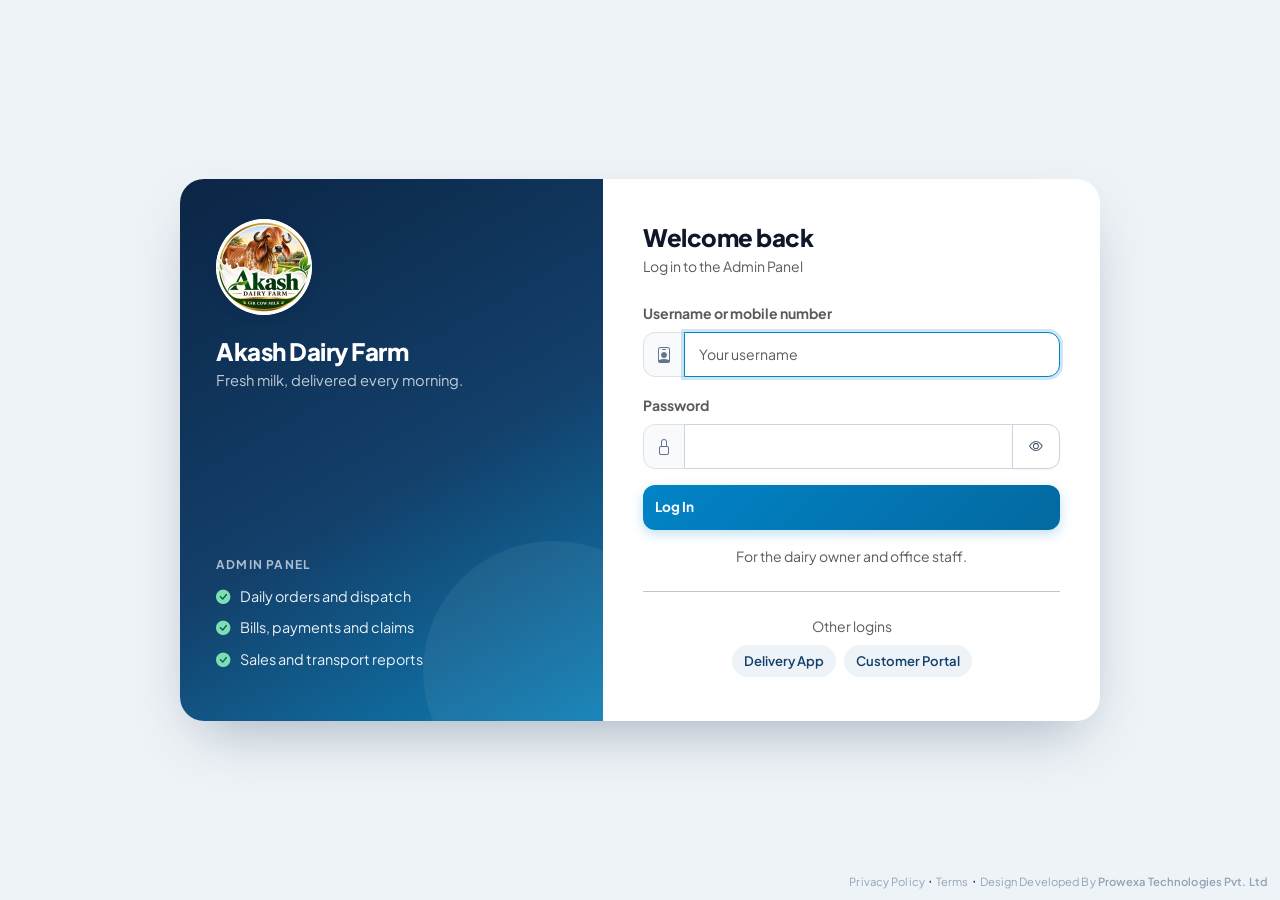
<file: frontend/login.html>
<!DOCTYPE html>
<html lang="en">
<head>
  <meta charset="UTF-8">
  <meta name="viewport" content="width=device-width, initial-scale=1.0">
  <meta name="theme-color" content="#0b2545">
  <title>Login | Akash Dairy Farm</title>
  <link rel="icon" type="image/png" href="/frontend/assets/favicon.png">
  <link rel="apple-touch-icon" href="/frontend/assets/apple-touch-icon.png">
  <link href="https://cdn.jsdelivr.net/npm/bootstrap@5.3.3/dist/css/bootstrap.min.css" rel="stylesheet">
  <link href="https://cdn.jsdelivr.net/npm/bootstrap-icons@1.11.3/font/bootstrap-icons.min.css" rel="stylesheet">
  <link rel="stylesheet" href="/frontend/css/styles.css?v=20261022d">
  <style>
    body { background: #eef3f7; }
    .login-shell { min-height: 100vh; display: flex; align-items: center; justify-content: center; padding: 16px; }
    .login-box { width: 100%; max-width: 920px; display: flex; background: #fff; border-radius: 24px; overflow: hidden; box-shadow: 0 24px 60px -20px rgba(11, 37, 69, 0.35); }
    .login-side {
      flex: 1 1 46%; color: #fff; padding: 40px 36px; position: relative; overflow: hidden;
      background: linear-gradient(150deg, #0b2545 0%, #13406b 55%, #0e7fb5 100%);
      display: flex; flex-direction: column;
    }
    .login-side::after {
      content: ''; position: absolute; right: -80px; bottom: -80px; width: 260px; height: 260px; border-radius: 50%;
      background: rgba(255, 255, 255, 0.06);
    }
    .login-side .ls-brand { font-weight: 800; font-size: 1.5rem; letter-spacing: -0.02em; margin-top: 18px; }
    .login-side .ls-tag { color: rgba(255, 255, 255, 0.75); font-size: 0.92rem; }
    .login-side .ls-app { margin-top: auto; padding-top: 32px; }
    .login-side .ls-app-title { font-size: 0.75rem; text-transform: uppercase; letter-spacing: 0.1em; font-weight: 700; color: rgba(255, 255, 255, 0.65); }
    .login-side ul { list-style: none; padding: 0; margin: 12px 0 0; }
    .login-side li { display: flex; gap: 10px; align-items: flex-start; font-size: 0.9rem; margin-bottom: 10px; color: rgba(255, 255, 255, 0.92); }
    .login-side li i { color: #7ce0ae; }
    .login-form-side { flex: 1 1 54%; padding: 44px 40px; }
    .login-form-side h1 { font-size: 1.5rem; font-weight: 800; letter-spacing: -0.02em; color: #0f172a; }
    .login-form-side .form-control { padding: 11px 14px; }
    .login-form-side .input-group-text { border-radius: 12px 0 0 12px; background: #f8fafc; color: #64748b; }
    .login-form-side #login-username { border-radius: 0 12px 12px 0; }
    .login-form-side #login-password { border-radius: 0; }
    .login-form-side #toggle-password { border-radius: 0 12px 12px 0; }
    #login-btn { padding: 12px; border-radius: 12px; font-weight: 700; }
    .app-switch a { font-size: 0.82rem; text-decoration: none; font-weight: 600; color: #13406b; padding: 6px 12px; border-radius: 999px; background: #eef3f7; }
    .app-switch a:hover { background: #e0f2fe; }
    .mobile-brand { display: none; }
    @media (max-width: 767.98px) {
      .login-shell { align-items: flex-start; padding: 0; }
      .login-box { flex-direction: column; border-radius: 0; box-shadow: none; min-height: 100vh; background: #eef3f7; }
      .login-side { display: none; }
      .mobile-brand {
        display: block; text-align: center; color: #fff; padding: 36px 20px 64px;
        background: linear-gradient(150deg, #0b2545 0%, #13406b 55%, #0e7fb5 100%);
      }
      .mobile-brand .mb-name { font-weight: 800; font-size: 1.35rem; margin-top: 12px; }
      .mobile-brand .mb-app { font-size: 0.85rem; color: rgba(255, 255, 255, 0.75); }
      .login-form-side { padding: 28px 20px; margin: -40px 16px 16px; background: #fff; border-radius: 20px; box-shadow: 0 12px 30px -12px rgba(11, 37, 69, 0.3); flex: 0 0 auto; }
    }
  </style>
  <script>
    // Which app this login is for: admin (default), driver or customer
    window.DAIRY_APP = (['admin', 'driver', 'customer'].includes(new URLSearchParams(location.search).get('app'))
      ? new URLSearchParams(location.search).get('app') : 'admin');
  </script>
</head>
<body class="light-page">
  <div class="login-shell">
    <div class="login-box">
      <!-- Brand panel (desktop) -->
      <aside class="login-side">
        <img src="/frontend/assets/logo-192.png" class="brand-logo lg" alt="Akash Dairy Farm logo">
        <div class="ls-brand">Akash Dairy Farm</div>
        <div class="ls-tag">Fresh milk, delivered every morning.</div>
        <div class="ls-app">
          <div class="ls-app-title" id="side-app-title"></div>
          <ul id="side-points"></ul>
        </div>
      </aside>

      <!-- Brand header (phone) -->
      <div class="mobile-brand">
        <img src="/frontend/assets/logo-192.png" class="brand-logo lg mx-auto" alt="Akash Dairy Farm logo">
        <div class="mb-name">Akash Dairy Farm</div>
        <div class="mb-app" id="mobile-app-title"></div>
      </div>

      <!-- Form -->
      <section class="login-form-side">
        <h1 class="mb-1">Welcome back</h1>
        <div class="text-muted small mb-4" id="login-subtitle"></div>

        <form id="login-form" novalidate>
          <div class="mb-3">
            <label class="form-label small fw-bold text-muted" for="login-username" id="login-username-label">Mobile number</label>
            <div class="input-group">
              <span class="input-group-text"><i class="bi bi-person" id="login-username-icon"></i></span>
              <input type="text" id="login-username" class="form-control form-dairy-control" autocomplete="username" required autofocus>
            </div>
          </div>
          <div class="mb-3">
            <label class="form-label small fw-bold text-muted" for="login-password">Password</label>
            <div class="input-group">
              <span class="input-group-text"><i class="bi bi-lock"></i></span>
              <input type="password" id="login-password" class="form-control form-dairy-control" autocomplete="current-password" required>
              <button type="button" class="btn btn-dairy-secondary" id="toggle-password" aria-label="Show password">
                <i class="bi bi-eye"></i>
              </button>
            </div>
          </div>
          <div class="alert alert-danger py-2 small d-none" id="login-error" role="alert"></div>
          <button type="submit" class="btn btn-dairy-primary w-100" id="login-btn">Log In</button>
        </form>

        <p class="text-muted small text-center mt-3 mb-0" id="login-help"></p>
        <hr class="my-4">
        <div class="text-center small text-muted mb-2">Other logins</div>
        <div class="app-switch text-center d-flex justify-content-center flex-wrap gap-2" id="app-switch"></div>
      </section>
    </div>
  </div>
  <div class="dev-credit-corner"><a class="dev-credit" href="/privacy" target="_blank">Privacy Policy</a> · <a class="dev-credit" href="/terms" target="_blank">Terms</a> · <a class="dev-credit" href="https://www.prowexa.com" target="_blank" rel="noopener">Design Developed By <b>Prowexa Technologies Pvt. Ltd</b></a></div>

  <script src="/frontend/js/api.js?v=20261022d"></script>
  <script>
    const APPS = {
      admin: { title: 'Admin Panel', label: 'Username or mobile number', home: '/', icon: 'person-badge',
               placeholder: 'Your username', help: 'For the dairy owner and office staff.',
               points: ['Daily orders and dispatch', 'Bills, payments and claims', 'Sales and transport reports'] },
      driver: { title: 'Delivery App', label: 'Mobile number', home: '/driver', icon: 'phone',
                placeholder: '10-digit mobile number', help: 'Forgot password? Ask the dairy admin to reset it.',
                points: ["Today's delivery stops in order", 'Photo and signature for every delivery', 'Record cash / UPI collected'] },
      customer: { title: 'Customer Portal', label: 'Mobile number', home: '/customer', icon: 'phone',
                  placeholder: '10-digit mobile number', help: 'Forgot password? Call the dairy to reset it.',
                  points: ['Order milk for the next 7 days', 'See your bills and download PDFs', 'Check your account balance'] },
    };
    // Customers log in inside the customer portal itself (the same app as on the phone)
    if (DAIRY_APP === 'customer') window.location.replace('/customer/');
    const cfg = APPS[DAIRY_APP];
    document.title = `${cfg.title} Login | Akash Dairy Farm`;
    document.getElementById('login-subtitle').innerText = `Log in to the ${cfg.title}`;
    document.getElementById('side-app-title').innerText = cfg.title;
    document.getElementById('mobile-app-title').innerText = cfg.title;
    document.getElementById('side-points').innerHTML = cfg.points
      .map(p => `<li><i class="bi bi-check-circle-fill"></i><span>${p}</span></li>`).join('');
    document.getElementById('login-username-label').innerText = cfg.label;
    document.getElementById('login-username').placeholder = cfg.placeholder;
    document.getElementById('login-username-icon').className = `bi bi-${cfg.icon}`;
    if (DAIRY_APP !== 'admin') document.getElementById('login-username').inputMode = 'tel';
    document.getElementById('login-help').innerText = cfg.help;
    document.getElementById('app-switch').innerHTML = Object.entries(APPS)
      .filter(([key]) => key !== DAIRY_APP)
      .map(([key, a]) => `<a href="${key === 'customer' ? '/customer/' : `/login?app=${key}`}">${a.title}</a>`).join('');

    // Already logged in to this app: go straight in
    if (Auth.token()) window.location.replace(cfg.home);

    document.getElementById('toggle-password').addEventListener('click', () => {
      const input = document.getElementById('login-password');
      const show = input.type === 'password';
      input.type = show ? 'text' : 'password';
      document.querySelector('#toggle-password i').className = show ? 'bi bi-eye-slash' : 'bi bi-eye';
    });

    document.getElementById('login-form').addEventListener('submit', async (e) => {
      e.preventDefault();
      const username = document.getElementById('login-username').value.trim();
      const password = document.getElementById('login-password').value;
      const errorEl = document.getElementById('login-error');
      const btn = document.getElementById('login-btn');
      errorEl.classList.add('d-none');
      if (!username || !password) {
        errorEl.innerText = 'Enter your login and password.';
        errorEl.classList.remove('d-none');
        return;
      }
      btn.disabled = true;
      btn.innerHTML = '<span class="spinner-border spinner-border-sm me-1"></span> Logging in...';
      try {
        const res = await DairyAPI.login(username, password);
        Auth.save(res);
        window.location.replace(cfg.home);
      } catch (err) {
        errorEl.innerText = err.message;
        errorEl.classList.remove('d-none');
        btn.disabled = false;
        btn.innerText = 'Log In';
      }
    });
  </script>
</body>
</html>
</file>
<file: frontend/css/styles.css>
/* =====================================================================
   DAIRY ERP ENTERPRISE DESIGN SYSTEM
   Modern, Ultra-Sleek Crisp White Enterprise Palette
   ===================================================================== */

@import url('https://fonts.googleapis.com/css2?family=Plus+Jakarta+Sans:wght@300;400;500;600;700;800&family=JetBrains+Mono:wght@400;500;600&display=swap');

:root {
  --font-main: 'Plus Jakarta Sans', -apple-system, BlinkMacSystemFont, sans-serif;
  --font-mono: 'JetBrains Mono', monospace;

  /* Theme Colors - Crisp Clean White Theme */
  --bg-dark: #f8fafc;           /* Crisp light page background */
  --bg-sidebar: #ffffff;        /* Pure white sidebar */
  --bg-card: #ffffff;           /* Pure white card panels */
  --bg-card-hover: #ffffff;
  --bg-surface: #f1f5f9;
  --border-glass: #e2e8f0;       /* Slate 200 border */
  --border-light: #cbd5e1;       /* Slate 300 border */

  /* Dairy Fresh Accent Colors */
  --dairy-primary: #0284c7;     /* Fresh Milk Blue */
  --dairy-primary-glow: rgba(2, 132, 199, 0.2);
  --dairy-cyan: #0284c7;        /* Chilled Cold Chain */
  --dairy-emerald: #059669;     /* Verified / Delivered / Profitable */
  --dairy-amber: #d97706;       /* Warning / Pending / Fat % */
  --dairy-rose: #e11d48;        /* Shortage / Leakage / Alert */
  --dairy-indigo: #4f46e5;      /* Routes / Vehicles */
  --dairy-cream: #fef3c7;       /* Cream / Butter */

  /* Text Colors for Crisp Contrast on White */
  --text-main: #0f172a;         /* Deep Slate 900 for crystal-clear readability */
  --text-muted: #64748b;        /* Slate 500 */
  --text-dim: #94a3b8;          /* Slate 400 */

  --shadow-card: 0 4px 6px -1px rgba(0, 0, 0, 0.05), 0 2px 4px -2px rgba(0, 0, 0, 0.04);
  --shadow-hover: 0 10px 15px -3px rgba(0, 0, 0, 0.08), 0 4px 6px -4px rgba(0, 0, 0, 0.04);
  --transition-smooth: all 0.2s cubic-bezier(0.16, 1, 0.3, 1);
}

* {
  margin: 0;
  padding: 0;
  box-sizing: border-box;
}

body {
  font-family: var(--font-main);
  background-color: var(--bg-dark);
  color: var(--text-main);
  min-height: 100vh;
  overflow-x: hidden;
  background-image: 
    radial-gradient(circle at 10% 10%, rgba(2, 132, 199, 0.04) 0%, transparent 40%),
    radial-gradient(circle at 90% 90%, rgba(99, 102, 241, 0.04) 0%, transparent 40%);
}

/* Force high contrast text on white */
#app-layout .text-white,
.light-page .text-white {
  color: #0f172a !important;
}

#app-layout .btn-dairy-primary .text-white,
#app-layout .btn-dairy-primary,
#app-layout .badge.bg-primary,
#app-layout .badge.bg-success,
#app-layout .badge.bg-danger,
#app-layout .badge.bg-secondary,
#app-layout .kpi-icon-badge,
#app-layout .brand-logo-icon,
.light-page .badge.bg-primary,
.light-page .badge.bg-success,
.light-page .badge.bg-danger,
.light-page .badge.bg-secondary,
.light-page .btn-dairy-primary {
  color: #ffffff !important;
}

/* Clean White Card Panels */
.glass-panel {
  background: #ffffff;
  border: 1px solid var(--border-glass);
  border-radius: 16px;
  box-shadow: var(--shadow-card);
}

.glass-panel-subtle {
  background: #f8fafc;
  border: 1px solid var(--border-glass);
  border-radius: 12px;
}

/* Custom Scrollbar */
::-webkit-scrollbar {
  width: 6px;
  height: 6px;
}
::-webkit-scrollbar-track {
  background: #f1f5f9;
}
::-webkit-scrollbar-thumb {
  background: #cbd5e1;
  border-radius: 4px;
}
::-webkit-scrollbar-thumb:hover {
  background: #94a3b8;
}

/* Layout */
#app-layout {
  display: flex;
  min-height: 100vh;
}

/* Sidebar - Crisp White */
#sidebar {
  width: 270px;
  background: var(--bg-sidebar);
  border-right: 1px solid var(--border-glass);
  display: flex;
  flex-direction: column;
  position: fixed;
  top: 0;
  bottom: 0;
  left: 0;
  z-index: 1000;
  transition: var(--transition-smooth);
  box-shadow: 2px 0 8px rgba(0, 0, 0, 0.02);
}

.brand-wrapper {
  padding: 22px 20px;
  display: flex;
  align-items: center;
  gap: 12px;
  border-bottom: 1px solid var(--border-glass);
}

.brand-logo-icon {
  width: 44px;
  height: 44px;
  border-radius: 12px;
  background: linear-gradient(135deg, #0284c7 0%, #38bdf8 100%);
  display: flex;
  align-items: center;
  justify-content: center;
  box-shadow: 0 4px 12px rgba(2, 132, 199, 0.3);
  font-size: 22px;
  color: white !important;
}

.brand-title {
  font-size: 1.15rem;
  font-weight: 800;
  letter-spacing: -0.02em;
  color: #0f172a;
}

.brand-subtitle {
  font-size: 0.72rem;
  color: #0284c7;
  font-weight: 700;
  text-transform: uppercase;
  letter-spacing: 0.06em;
}

.sidebar-nav {
  padding: 16px 12px;
  flex: 1;
  overflow-y: auto;
  display: flex;
  flex-direction: column;
  gap: 4px;
}

.nav-section-title {
  font-size: 0.68rem;
  text-transform: uppercase;
  letter-spacing: 0.08em;
  color: #94a3b8;
  padding: 14px 14px 6px;
  font-weight: 700;
}

.nav-item-btn {
  display: flex;
  align-items: center;
  gap: 12px;
  padding: 10px 14px;
  border-radius: 10px;
  color: #475569;
  text-decoration: none;
  font-size: 0.88rem;
  font-weight: 600;
  transition: var(--transition-smooth);
  cursor: pointer;
  border: 1px solid transparent;
}

.nav-item-btn:hover {
  background: #f1f5f9;
  color: #0284c7;
}

.nav-item-btn.active {
  background: #e0f2fe;
  color: #0284c7;
  border-color: #bae6fd;
  font-weight: 700;
}

.nav-item-btn i {
  font-size: 1.1rem;
  width: 20px;
  text-align: center;
}

.nav-badge {
  margin-left: auto;
  font-size: 0.7rem;
  font-weight: 700;
  padding: 2px 8px;
  border-radius: 20px;
  background: #e0f2fe;
  color: #0284c7;
}

/* Main Content Area */
#main-content {
  margin-left: 270px;
  flex: 1;
  min-width: 0; /* let wide tables scroll inside their panel instead of stretching the page */
  min-height: 100vh;
  display: flex;
  flex-direction: column;
  background-color: #f8fafc;
}

/* Top Navigation Bar - Crisp White */
.top-header {
  height: 70px;
  background: #ffffff;
  border-bottom: 1px solid var(--border-glass);
  display: flex;
  align-items: center;
  justify-content: space-between;
  padding: 0 32px;
  position: sticky;
  top: 0;
  z-index: 900;
  box-shadow: 0 1px 3px rgba(0, 0, 0, 0.02);
}

.branch-select-badge {
  display: flex;
  align-items: center;
  gap: 8px;
  background: #f1f5f9;
  border: 1px solid var(--border-glass);
  padding: 6px 14px;
  border-radius: 30px;
  font-size: 0.84rem;
  color: #0f172a;
  font-weight: 600;
}

.status-dot-pulse {
  width: 8px;
  height: 8px;
  border-radius: 50%;
  background: var(--dairy-emerald);
  box-shadow: 0 0 10px var(--dairy-emerald);
  animation: pulse-glow 2s infinite;
}

@keyframes pulse-glow {
  0% { transform: scale(0.95); box-shadow: 0 0 0 0 rgba(16, 185, 129, 0.7); }
  70% { transform: scale(1); box-shadow: 0 0 0 8px rgba(16, 185, 129, 0); }
  100% { transform: scale(0.95); box-shadow: 0 0 0 0 rgba(16, 185, 129, 0); }
}

.header-actions {
  display: flex;
  align-items: center;
  gap: 16px;
}

.live-clock-badge {
  font-family: var(--font-mono);
  font-size: 0.82rem;
  color: #0369a1;
  background: #e0f2fe;
  padding: 5px 12px;
  border-radius: 6px;
  border: 1px solid #bae6fd;
  font-weight: 600;
}

/* Metric KPI Cards - Clean White Card Elevation */
.kpi-card {
  background: #ffffff;
  border: 1px solid var(--border-glass);
  border-radius: 16px;
  padding: 20px;
  position: relative;
  overflow: hidden;
  box-shadow: var(--shadow-card);
  transition: var(--transition-smooth);
}

.kpi-card:hover {
  transform: translateY(-2px);
  border-color: #cbd5e1;
  box-shadow: var(--shadow-hover);
}

.kpi-header {
  display: flex;
  justify-content: space-between;
  align-items: flex-start;
  margin-bottom: 12px;
}

.kpi-title {
  font-size: 0.78rem;
  color: #64748b;
  font-weight: 700;
  text-transform: uppercase;
  letter-spacing: 0.05em;
}

.kpi-icon-badge {
  width: 38px;
  height: 38px;
  border-radius: 10px;
  display: flex;
  align-items: center;
  justify-content: center;
  font-size: 1.15rem;
  color: #ffffff !important;
}

.kpi-value {
  font-size: 1.85rem;
  font-weight: 800;
  letter-spacing: -0.02em;
  color: #0f172a;
  line-height: 1.1;
  font-family: var(--font-main);
}

.kpi-unit {
  font-size: 0.95rem;
  color: #64748b;
  font-weight: 600;
  margin-left: 4px;
}

.kpi-subtext {
  font-size: 0.8rem;
  color: #64748b;
  margin-top: 8px;
  display: flex;
  align-items: center;
  gap: 6px;
}

.kpi-trend-positive {
  color: var(--dairy-emerald);
  font-weight: 700;
}
.kpi-trend-warning {
  color: var(--dairy-amber);
  font-weight: 700;
}

/* Modern Tables on White */
.table-dairy {
  width: 100%;
  border-collapse: separate;
  border-spacing: 0;
  color: #1e293b;
}

.table-dairy th {
  background: #f8fafc;
  color: #475569;
  font-size: 0.76rem;
  font-weight: 700;
  text-transform: uppercase;
  letter-spacing: 0.05em;
  padding: 14px 16px;
  border-bottom: 1px solid var(--border-glass);
}

.table-dairy td {
  padding: 14px 16px;
  font-size: 0.88rem;
  border-bottom: 1px solid #f1f5f9;
  vertical-align: middle;
  color: #1e293b;
}

.table-dairy tr:hover td {
  background: #f8fafc;
}

/* Badges */
.badge-dairy {
  padding: 5px 10px;
  border-radius: 20px;
  font-size: 0.72rem;
  font-weight: 700;
  display: inline-flex;
  align-items: center;
  gap: 5px;
}

.badge-dairy-success {
  background: #dcfce7;
  color: #15803d;
  border: 1px solid #bbf7d0;
}

.badge-dairy-info {
  background: #e0f2fe;
  color: #0369a1;
  border: 1px solid #bae6fd;
}

.badge-dairy-warning {
  background: #fef3c7;
  color: #b45309;
  border: 1px solid #fde68a;
}

.badge-dairy-danger {
  background: #ffe4e6;
  color: #be123c;
  border: 1px solid #fecdd3;
}

/* Action Buttons */
.btn-dairy-primary {
  background: linear-gradient(135deg, #0284c7 0%, #0369a1 100%);
  color: #fff !important;
  border: none;
  font-weight: 600;
  font-size: 0.85rem;
  padding: 9px 18px;
  border-radius: 8px;
  box-shadow: 0 4px 12px rgba(2, 132, 199, 0.25);
  transition: var(--transition-smooth);
  display: inline-flex;
  align-items: center;
  gap: 8px;
}

.btn-dairy-primary:hover {
  background: linear-gradient(135deg, #0369a1 0%, #075985 100%);
  transform: translateY(-1px);
  box-shadow: 0 6px 16px rgba(2, 132, 199, 0.35);
  color: #fff !important;
}

.btn-dairy-secondary {
  background: #ffffff;
  border: 1px solid var(--border-light);
  color: #334155;
  font-weight: 600;
  font-size: 0.85rem;
  padding: 8px 16px;
  border-radius: 8px;
  transition: var(--transition-smooth);
  box-shadow: 0 1px 2px rgba(0, 0, 0, 0.04);
}

.btn-dairy-secondary:hover {
  background: #f1f5f9;
  color: #0f172a;
  border-color: #94a3b8;
}

/* Form Controls */
.form-dairy-control {
  background: #ffffff;
  border: 1px solid var(--border-light);
  border-radius: 8px;
  color: #0f172a;
  font-size: 0.88rem;
  padding: 9px 14px;
  transition: var(--transition-smooth);
}

.form-dairy-control:focus {
  background: #ffffff;
  border-color: var(--dairy-primary);
  box-shadow: 0 0 0 3px var(--dairy-primary-glow);
  color: #0f172a;
  outline: none;
}

/* Modals */
.modal-content.dairy-modal {
  background: #ffffff;
  border: 1px solid var(--border-glass);
  border-radius: 16px;
  color: #0f172a;
  box-shadow: 0 20px 25px -5px rgba(0, 0, 0, 0.1), 0 8px 10px -6px rgba(0, 0, 0, 0.1);
}

.modal-header.dairy-modal-header {
  border-bottom: 1px solid var(--border-glass);
  padding: 18px 24px;
  color: #0f172a;
}

.modal-footer.dairy-modal-footer {
  border-top: 1px solid var(--border-glass);
  padding: 16px 24px;
}

/* Responsive */
.sidebar-toggle {
  display: none;
  border: 1px solid var(--border-glass);
  background: #ffffff;
  border-radius: 10px;
  width: 40px;
  height: 40px;
  font-size: 1.3rem;
  color: var(--text-main);
  align-items: center;
  justify-content: center;
  flex-shrink: 0;
}

.sidebar-backdrop {
  display: none;
  position: fixed;
  inset: 0;
  background: rgba(15, 23, 42, 0.4);
  z-index: 999;
}

.top-header > div {
  min-width: 0;
}

@media (max-width: 992px) {
  #sidebar {
    transform: translateX(-100%);
  }
  #sidebar.open {
    transform: translateX(0);
  }
  #sidebar.open + .sidebar-backdrop {
    display: block;
  }
  #main-content {
    margin-left: 0;
  }
  .sidebar-toggle {
    display: inline-flex;
  }
  .top-header {
    padding: 0 16px;
    gap: 12px;
  }
  .live-clock-badge {
    display: none;
  }
}

@media (max-width: 768px) {
  #main-content > .container-fluid {
    padding: 16px !important;
  }
  .top-header .header-actions {
    gap: 8px;
  }
  .header-btn-label {
    display: none;
  }
  .branch-select-badge {
    font-size: 0.76rem;
    padding: 5px 10px;
    min-width: 0;
  }
  .branch-select-badge > span:not(.status-dot-pulse) {
    overflow: hidden;
    text-overflow: ellipsis;
    white-space: nowrap;
  }
  /* Page title rows: stack the action button under the title */
  .module-view > .d-flex.justify-content-between:first-child {
    flex-wrap: wrap;
    gap: 12px;
  }
  .kpi-value {
    font-size: 1.4rem;
  }
  .table-dairy th,
  .table-dairy td {
    padding: 10px 12px;
  }
}

/* Sales Reports (Excel-style register) */
.sr-table th {
  padding: 10px 12px;
  font-size: 0.7rem;
  letter-spacing: 0.03em;
  vertical-align: bottom;
}
.sr-table td {
  padding: 10px 12px;
  font-size: 0.84rem;
}
/* Numbers never wrap; names and headers may wrap so the table fits the screen */
.sr-table td.text-end,
.sr-table th.text-end {
  white-space: nowrap;
}
.sr-table td:not(.text-end) {
  min-width: 120px;
}
.sr-table td:first-child:empty,
.sr-table td.text-muted:first-child {
  min-width: 0;
}
.sr-grand-row td {
  background: var(--dairy-primary-glow);
  color: var(--text-main);
  font-weight: 800;
  border-top: 2px solid var(--dairy-primary);
}
/* Excel-style register columns */
.sr-table .sr-col-no {
  width: 70px;
  min-width: 0;
  text-align: center;
  color: var(--text-muted);
}
.sr-register td:nth-child(2) {
  min-width: 180px;
  white-space: normal;
}
#sr-period-group .btn.active {
  background: var(--dairy-primary);
  border-color: var(--dairy-primary);
  color: #fff;
}

@media (max-width: 768px) {
  /* Register fits all 5 columns on a phone: names wrap, numbers stay on one line */
  .sr-table th,
  .sr-table td {
    padding: 8px 6px;
    font-size: 0.78rem;
  }
  .sr-table th {
    font-size: 0.64rem;
    letter-spacing: 0;
  }
  .sr-table .sr-col-no {
    width: 34px;
  }
  .sr-table th.text-end {
    white-space: normal;
  }
  .sr-register td:nth-child(2),
  .sr-table td:not(.text-end) {
    min-width: 0;
  }
}

@media (max-width: 400px) {
  .sr-table th,
  .sr-table td {
    padding: 7px 4px;
    font-size: 0.74rem;
  }
}

/* Scrollable modals whose body and footer sit inside a <form>: let the form fill the dialog
   so the body scrolls and the Save button in the footer stays visible */
.modal-dialog-scrollable .modal-content > form {
  display: flex;
  flex-direction: column;
  min-height: 0;
  max-height: 100%;
  overflow: hidden;
}
.modal-dialog-scrollable .modal-content > form > .modal-body {
  overflow-y: auto;
}

/* =====================================================================
   BRAND + PORTAL PAGES (login, delivery app, customer portal)
   ===================================================================== */
.brand-logo {
  width: 48px;
  height: 48px;
  border-radius: 50%;
  background: #fff;
  object-fit: cover;
  display: block;
  flex-shrink: 0;
  box-shadow: 0 3px 10px rgba(11, 37, 69, 0.25);
}
.brand-logo.lg { width: 96px; height: 96px; }
.brand-logo.sm { width: 40px; height: 40px; }

.app-topbar {
  background: linear-gradient(135deg, #0b2545 0%, #13406b 55%, #0e7fb5 100%);
  color: #ffffff;
  padding: 14px 16px 64px;
}
.app-topbar .tb-brand { font-weight: 800; font-size: 1rem; letter-spacing: -0.01em; line-height: 1.2; }
.app-topbar .tb-sub { font-size: 0.72rem; font-weight: 600; text-transform: uppercase; letter-spacing: 0.08em; color: rgba(255, 255, 255, 0.7); }
.app-topbar .tb-btn {
  width: 38px; height: 38px; border-radius: 11px;
  display: inline-flex; align-items: center; justify-content: center;
  background: rgba(255, 255, 255, 0.12); border: 1px solid rgba(255, 255, 255, 0.18);
  color: #ffffff; font-size: 1.05rem; text-decoration: none;
}
.app-topbar .tb-btn:hover { background: rgba(255, 255, 255, 0.22); color: #ffffff; }
.app-topbar .tb-hello { margin-top: 18px; }
.app-topbar .tb-hello .tb-label { font-size: 0.8rem; color: rgba(255, 255, 255, 0.72); }
.app-topbar .tb-hello .tb-title { font-size: 1.35rem; font-weight: 800; letter-spacing: -0.02em; color: #ffffff; }
.app-topbar .tb-chip {
  display: inline-flex; align-items: center; gap: 6px;
  padding: 4px 10px; border-radius: 999px; font-size: 0.75rem; font-weight: 600;
  background: rgba(255, 255, 255, 0.14); color: #ffffff;
}
.app-overlap { margin-top: -48px; }

.stat-tile { background: #ffffff; border: 1px solid var(--border-glass); border-radius: 14px; padding: 12px 14px; height: 100%; }
.stat-tile .st-label { font-size: 0.72rem; font-weight: 700; text-transform: uppercase; letter-spacing: 0.05em; color: var(--text-muted); }
.stat-tile .st-value { font-size: 1.2rem; font-weight: 800; color: var(--text-main); letter-spacing: -0.01em; }
.stat-tile .st-note { font-size: 0.75rem; color: var(--text-muted); }

.section-title { font-size: 1.02rem; font-weight: 800; color: var(--text-main); margin: 0; letter-spacing: -0.01em; }
.section-title i { color: var(--dairy-primary); margin-right: 6px; }

.pill { display: inline-flex; align-items: center; gap: 4px; padding: 3px 10px; border-radius: 999px; font-size: 0.74rem; font-weight: 700; white-space: nowrap; }
.pill-green { background: #dcfce7; color: #166534; }
.pill-amber { background: #fef3c7; color: #92400e; }
.pill-red { background: #ffe4e6; color: #be123c; }
.pill-blue { background: #e0f2fe; color: #075985; }
.pill-grey { background: #f1f5f9; color: #475569; }

.seg { display: flex; background: #e2e8f0; border-radius: 12px; padding: 4px; gap: 4px; }
.seg button { flex: 1; border: 0; background: transparent; border-radius: 9px; padding: 7px 6px; font-size: 0.85rem; font-weight: 700; color: #475569; }
.seg button.active { background: #ffffff; color: #0b2545; box-shadow: 0 1px 3px rgba(0, 0, 0, 0.08); }

.app-toast { position: fixed; left: 50%; bottom: 24px; transform: translateX(-50%); z-index: 2000; width: calc(100% - 32px); max-width: 420px; }
.app-footer-note { font-size: 0.75rem; color: var(--text-dim); text-align: center; padding: 20px 0 8px; }
.spin { display: inline-block; animation: spin-r 0.8s linear infinite; }
@keyframes spin-r { to { transform: rotate(360deg); } }

/* Developer credit, small, at the bottom of every screen */
.dev-credit {
  display: inline-block;
  font-size: 0.7rem;
  color: var(--text-dim) !important;
  text-decoration: none;
  letter-spacing: 0.01em;
}
.dev-credit b { font-weight: 600; }
.dev-credit:hover { color: var(--dairy-primary) !important; text-decoration: underline; }
.dev-credit-corner { position: fixed; right: 12px; bottom: 8px; z-index: 5; }
@media (max-width: 767.98px) { .dev-credit-corner { position: static; display: block; text-align: center; padding: 8px 0 14px; } }
@media print { .dev-credit, .dev-credit-corner { display: none !important; } }

/* Products: a product with several sizes shows a header row, then one row per size */
.table-dairy tr.product-group-row td { background: rgba(14, 127, 181, 0.06); border-bottom: 0; }
.table-dairy tr.product-size-row td { padding-top: 6px; padding-bottom: 6px; }
.product-sizes-table th, .product-sizes-table td { padding: 6px 8px; }

/* Customer pricing: product chips, filters and pager */
.price-group-chip {
  display: inline-flex; align-items: center; gap: 8px; padding: 7px 12px; border-radius: 999px;
  border: 1px solid var(--border-glass); background: var(--bg-surface); color: var(--text-main);
  font-size: 0.9rem; font-weight: 600; transition: var(--transition-smooth);
}
.price-group-chip:hover { border-color: var(--dairy-primary); color: var(--dairy-primary); background: #fff; }
.price-group-chip .chip-meta { font-weight: 500; font-size: 0.78rem; color: var(--text-muted); }
.pricing-filters { display: flex; flex-wrap: wrap; gap: 8px; align-items: center; }
.pricing-filters input { max-width: 280px; }
.pricing-filters select { width: auto; min-width: 190px; }
@media (max-width: 575.98px) { .pricing-filters input, .pricing-filters select { max-width: none; width: 100%; } }
.rate-pill { display: inline-block; padding: 2px 8px; border-radius: 6px; font-size: 0.8rem; margin: 2px 4px 2px 0;
  background: var(--bg-surface); color: var(--text-main); white-space: nowrap; }
.rate-pill.own { background: rgba(5, 150, 105, 0.1); color: var(--dairy-emerald); font-weight: 600; }
.dairy-pager { display: flex; flex-wrap: wrap; gap: 8px; align-items: center; justify-content: space-between; }
.dairy-pager .pager-buttons { display: flex; gap: 4px; align-items: center; }
.dairy-pager select { width: auto; }
.table-dairy tr.rate-group-row td { background: rgba(14, 127, 181, 0.06); font-weight: 700; padding-top: 8px; padding-bottom: 8px; }
.table-dairy input.rate-changed { border-color: var(--dairy-amber); box-shadow: 0 0 0 2px rgba(217, 119, 6, 0.15); }
</file>
